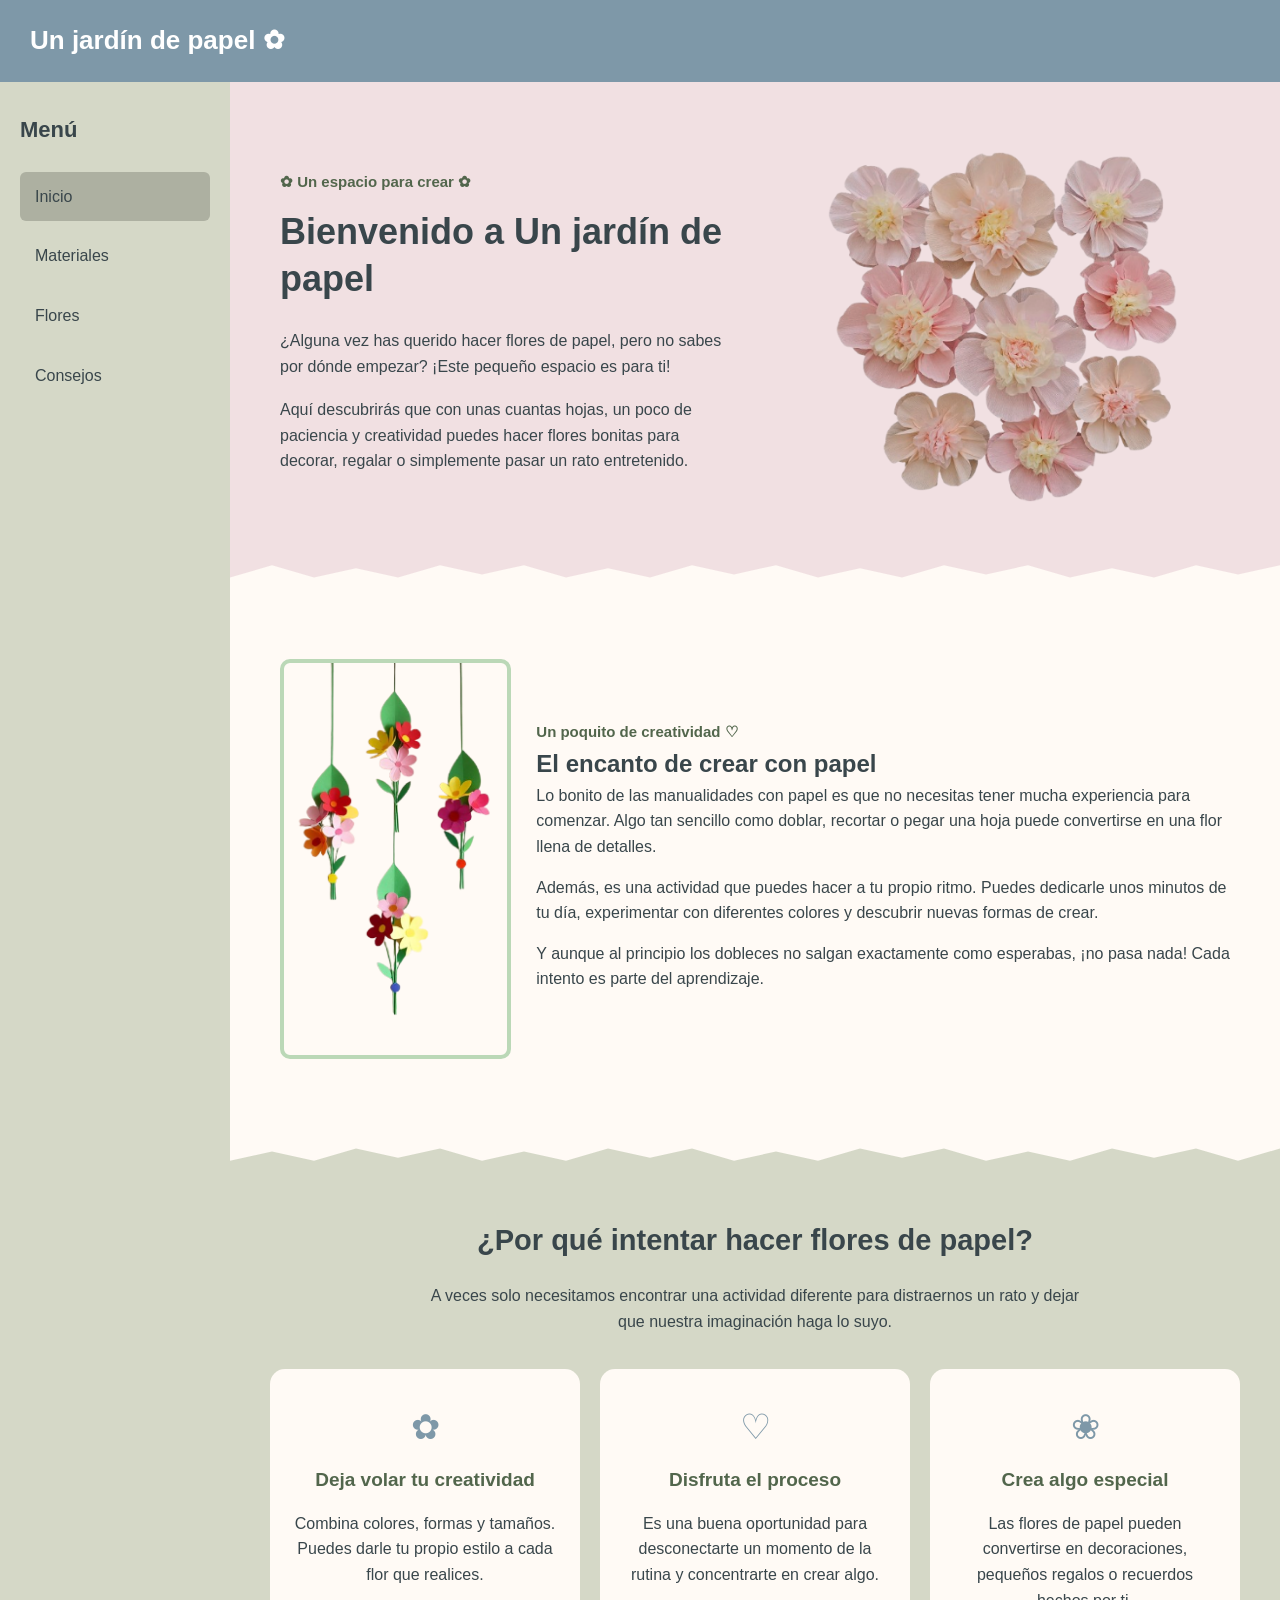
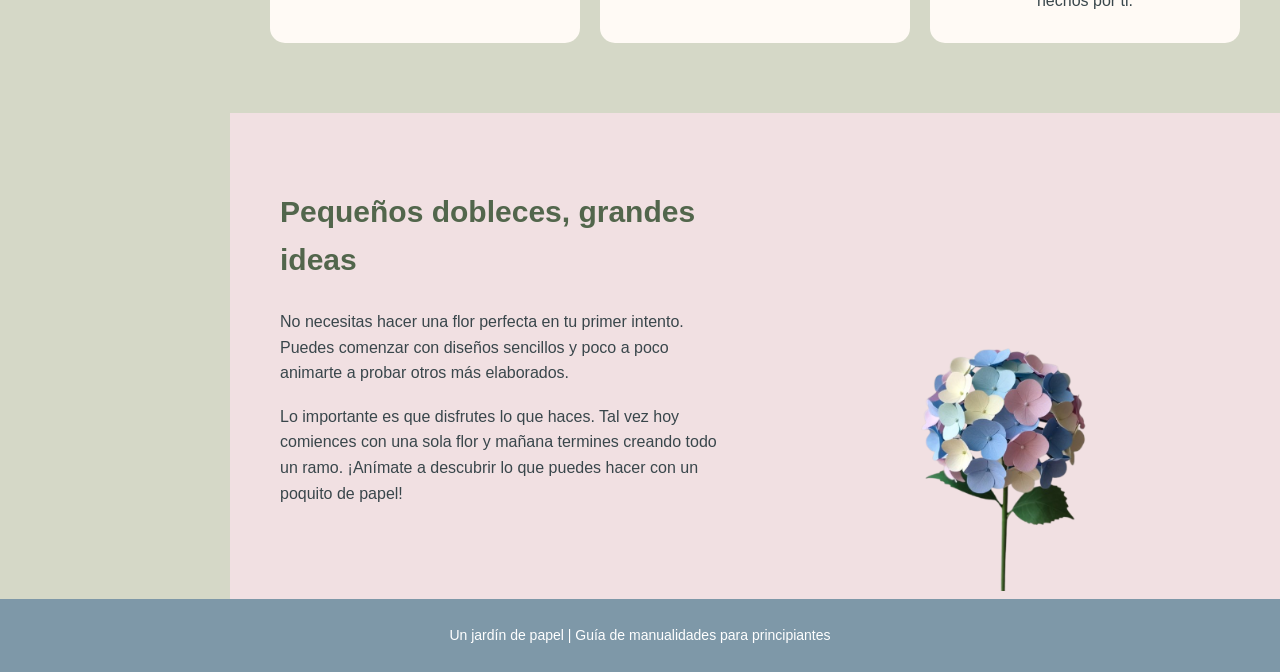
<file: index.html>
<!DOCTYPE html>
<html lang="es">
<head>
    <meta charset="UTF-8">
    <meta name="viewport" content="width=device-width, initial-scale=1.0">
    <title>Un jardín de papel</title>
    <link rel="stylesheet" href="style.css">
</head>
<body>

    <!-- Encabezado -->
    <header>
        <h1>Un jardín de papel ✿</h1>

        <button id="btn-menu" aria-label="Abrir menú" aria-expanded="false">
            ☰
        </button>
    </header>

    <div class="contenedor">

        <!-- Menú lateral -->
        <aside id="sidebar">
            <h2>Menú</h2>

            
                <nav>
                    <a href="index.html" class="seleccionado">Inicio</a>
                    <a href="materiales.html">Materiales</a>
                    <a href="flores.html">Flores</a>
                    <a href="consejos.html">Consejos</a>
                </nav>

        </aside>

        <!-- Contenido principal -->
       
<main>

    <!-- Bienvenida -->
    <section class="inicio-nuevo">
        <div class="texto-inicio">
            <span class="detalle">✿ Un espacio para crear ✿</span>

            <h2>Bienvenido a Un jardín de papel</h2>

            <p>
                ¿Alguna vez has querido hacer flores de papel,
                pero no sabes por dónde empezar?
                ¡Este pequeño espacio es para ti!
            </p>

            <p>
                Aquí descubrirás que con unas cuantas hojas,
                un poco de paciencia y creatividad puedes
                hacer flores bonitas para decorar, regalar
                o simplemente pasar un rato entretenido.
            </p>
        </div>

        <div class="imagen-inicio">
            <img src="img/inicio-flores.jpg"
                 alt="Arreglo de flores hechas con papel">
        </div>
    </section>

    <!-- Introducción -->
    <section class="arte-papel">

        <div class="imagen-arte">
            <img src="img/manualidad-papel.jpg"
                 alt="Manualidades realizadas con papel">
        </div>

        <div class="texto-arte">
            <span class="detalle">Un poquito de creatividad ♡</span>

            <h2>El encanto de crear con papel</h2>

            <p>
                Lo bonito de las manualidades con papel es que
                no necesitas tener mucha experiencia para
                comenzar. Algo tan sencillo como doblar,
                recortar o pegar una hoja puede convertirse
                en una flor llena de detalles.
            </p>

            <p>
                Además, es una actividad que puedes hacer
                a tu propio ritmo. Puedes dedicarle unos
                minutos de tu día, experimentar con diferentes
                colores y descubrir nuevas formas de crear.
            </p>

            <p>
                Y aunque al principio los dobleces no salgan
                exactamente como esperabas, ¡no pasa nada!
                Cada intento es parte del aprendizaje.
            </p>
        </div>

    </section>

    <!-- Motivos -->
    <section class="motivos">
        <h2>¿Por qué intentar hacer flores de papel?</h2>

        <p class="introduccion-motivos">
            A veces solo necesitamos encontrar una actividad
            diferente para distraernos un rato y dejar
            que nuestra imaginación haga lo suyo.
        </p>

        <div class="contenedor-motivos">

            <article class="motivo">
                <span>✿</span>
                <h3>Deja volar tu creatividad</h3>
                <p>
                    Combina colores, formas y tamaños.
                    Puedes darle tu propio estilo
                    a cada flor que realices.
                </p>
            </article>

            <article class="motivo">
                <span>♡</span>
                <h3>Disfruta el proceso</h3>
                <p>
                    Es una buena oportunidad para
                    desconectarte un momento de la rutina
                    y concentrarte en crear algo.
                </p>
            </article>

            <article class="motivo">
                <span>❀</span>
                <h3>Crea algo especial</h3>
                <p>
                    Las flores de papel pueden convertirse
                    en decoraciones, pequeños regalos
                    o recuerdos hechos por ti.
                </p>
            </article>

        </div>
    </section>

    <!-- Mensaje final -->
    <section class="cierre-inicio">
        <div class="texto-cierre">
            <h2>Pequeños dobleces, grandes ideas</h2>

            <p>
                No necesitas hacer una flor perfecta en tu
                primer intento. Puedes comenzar con diseños
                sencillos y poco a poco animarte a probar
                otros más elaborados.
            </p>

            <p>
                Lo importante es que disfrutes lo que haces.
                Tal vez hoy comiences con una sola flor
                y mañana termines creando todo un ramo.
                ¡Anímate a descubrir lo que puedes hacer
                con un poquito de papel!
            </p>
        </div>

        <div class="imagen-cierre">
            <img src="img/ramo-papel.jpg"
                 alt="Ramo decorativo de flores de papel">
        </div>
    </section>

</main>


    </div>

    <!-- Pie de página -->
    <footer>
        <p>Un jardín de papel | Guía de manualidades para principiantes</p>
    </footer>

    <script src="script.js"></script>
</body>
</html>
</file>
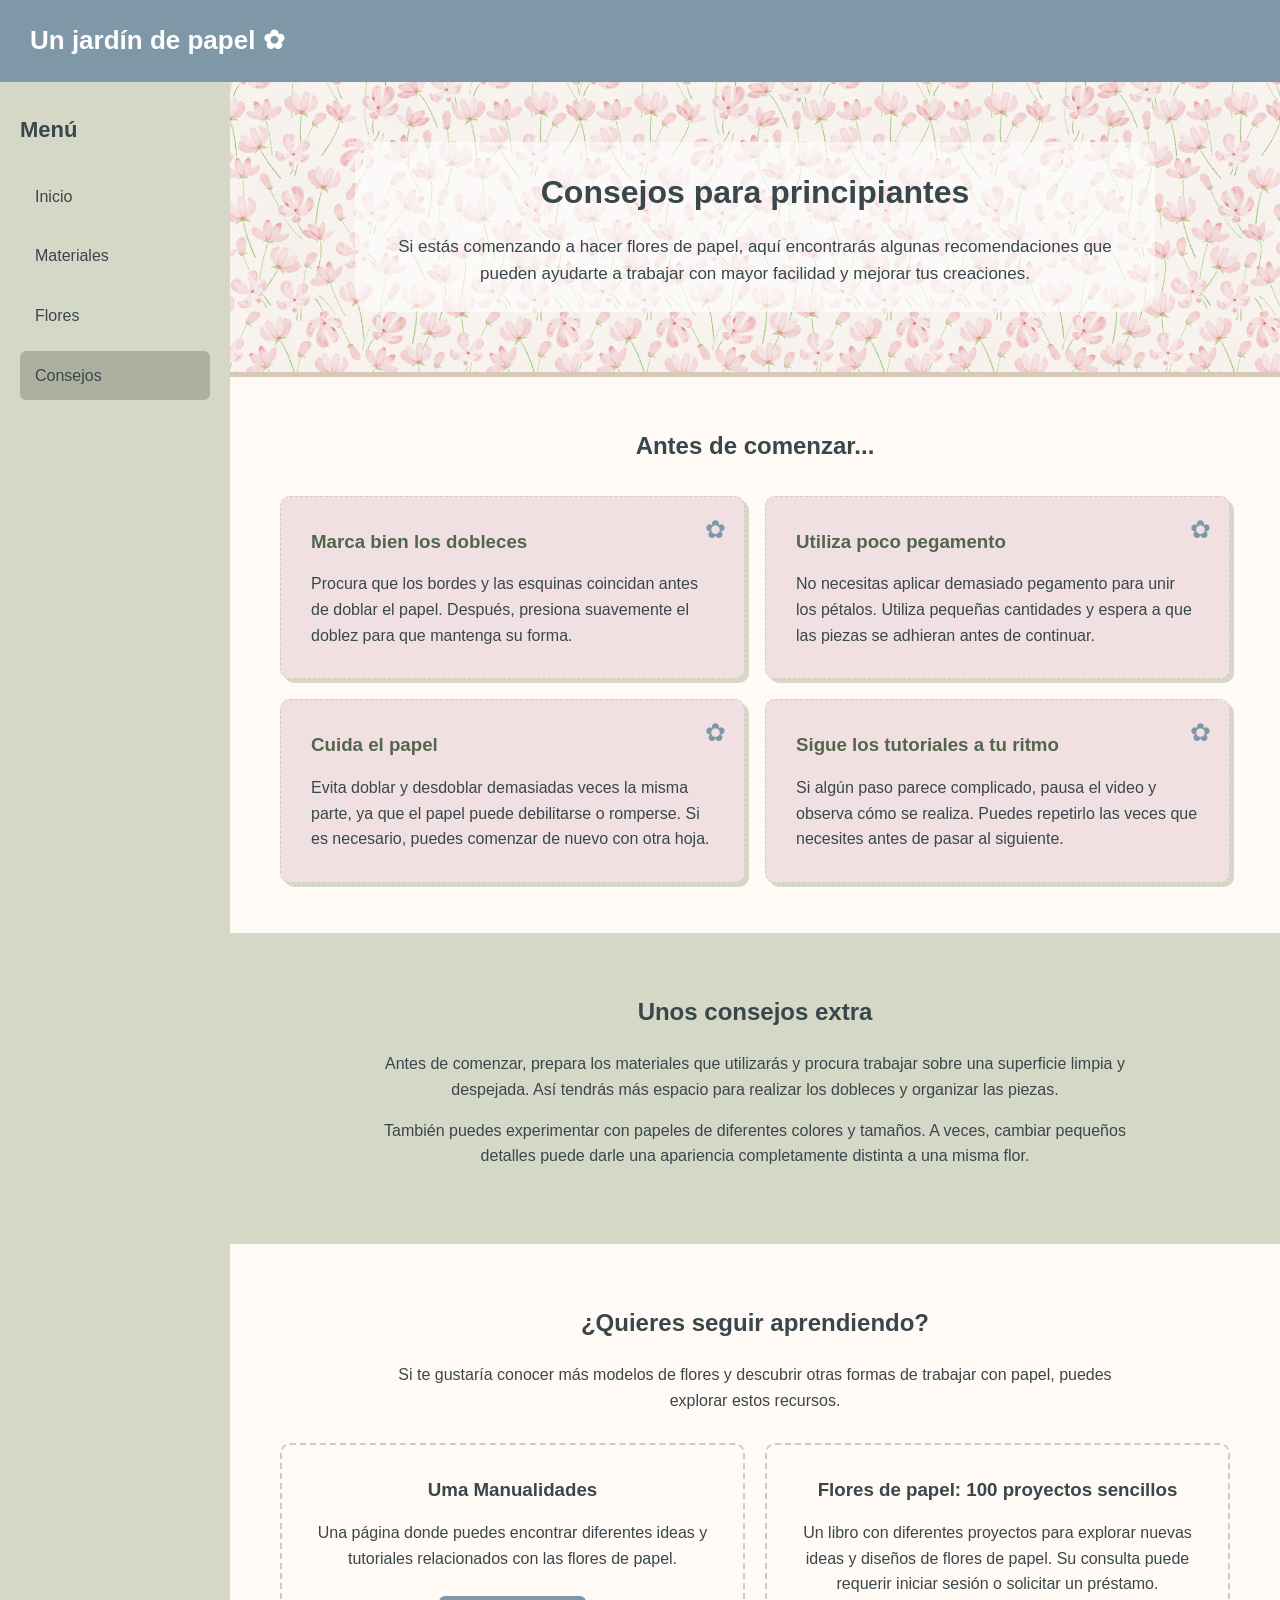
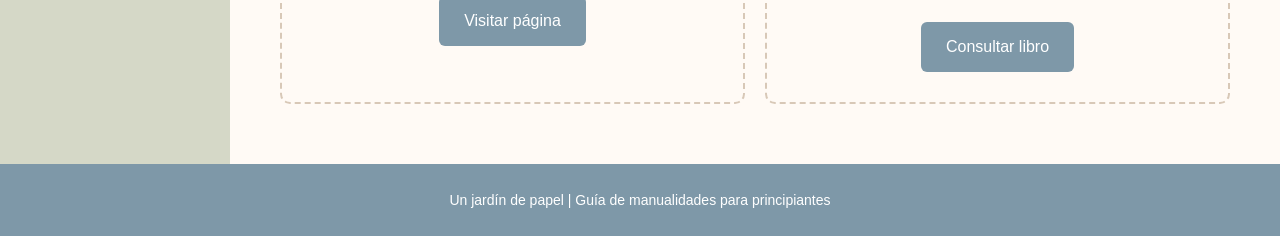
<file: consejos.html>
<!DOCTYPE html>
<html lang="es">
<head>
    <meta charset="UTF-8">
    <meta name="viewport" content="width=device-width, initial-scale=1.0">
    <title>Consejos | Un jardín de papel</title>
    <link rel="stylesheet" href="style.css">
</head>
<body>

    <!-- Encabezado -->
    <header>
        <h1>Un jardín de papel ✿</h1>

        <button id="btn-menu" aria-label="Abrir menú" aria-expanded="false">
            ☰
        </button>
    </header>

    <div class="contenedor">

        <!-- Menú lateral -->
        <aside id="sidebar">
            <h2>Menú</h2>

            <nav>
                <a href="index.html">Inicio</a>
                <a href="materiales.html">Materiales</a>
                <a href="flores.html">Flores</a>
                <a href="consejos.html" class="seleccionado">Consejos</a>
            </nav>
        </aside>

        <!-- Contenido principal -->
        <main>

            <section class="titulo-pagina">
                <h2>Consejos para principiantes</h2>
                <p>
                    Si estás comenzando a hacer flores de papel,
                    aquí encontrarás algunas recomendaciones
                    que pueden ayudarte a trabajar con mayor
                    facilidad y mejorar tus creaciones.
                </p>
            </section>

            <!-- Consejos básicos -->
            <section class="seccion-consejos">

                <h2>Antes de comenzar...</h2>

                <div class="contenedor-consejos">

                    <article class="tarjeta-consejo">
                        <h3>Marca bien los dobleces</h3>
                        <p>
                            Procura que los bordes y las esquinas
                            coincidan antes de doblar el papel.
                            Después, presiona suavemente el doblez
                            para que mantenga su forma.
                        </p>
                    </article>

                    <article class="tarjeta-consejo">
                        <h3>Utiliza poco pegamento</h3>
                        <p>
                            No necesitas aplicar demasiado pegamento
                            para unir los pétalos. Utiliza pequeñas
                            cantidades y espera a que las piezas
                            se adhieran antes de continuar.
                        </p>
                    </article>

                    <article class="tarjeta-consejo">
                        <h3>Cuida el papel</h3>
                        <p>
                            Evita doblar y desdoblar demasiadas veces
                            la misma parte, ya que el papel puede
                            debilitarse o romperse. Si es necesario,
                            puedes comenzar de nuevo con otra hoja.
                        </p>
                    </article>

                    <article class="tarjeta-consejo">
                        <h3>Sigue los tutoriales a tu ritmo</h3>
                        <p>
                            Si algún paso parece complicado,
                            pausa el video y observa cómo se realiza.
                            Puedes repetirlo las veces que necesites
                            antes de pasar al siguiente.
                        </p>
                    </article>

                </div>
            </section>

            <!-- Recomendaciones -->
            <section class="progreso">
                <h2>Unos consejos extra</h2>

                <p>
                    Antes de comenzar, prepara los materiales
                    que utilizarás y procura trabajar sobre
                    una superficie limpia y despejada.
                    Así tendrás más espacio para realizar
                    los dobleces y organizar las piezas.
                </p>

                <p>
                    También puedes experimentar con papeles
                    de diferentes colores y tamaños.
                    A veces, cambiar pequeños detalles
                    puede darle una apariencia completamente
                    distinta a una misma flor.
                </p>
            </section>

            <!-- Recursos adicionales -->
            <section class="recursos">

                <h2>¿Quieres seguir aprendiendo?</h2>

                <p>
                    Si te gustaría conocer más modelos de flores
                    y descubrir otras formas de trabajar con papel,
                    puedes explorar estos recursos.
                </p>

                <div class="contenedor-recursos">

                    <article class="tarjeta-recurso">
                        <h3>Uma Manualidades</h3>

                        <p>
                            Una página donde puedes encontrar
                            diferentes ideas y tutoriales
                            relacionados con las flores de papel.
                        </p>

                        <a href="https://umamanualidades.com/flores-papel/"
                           target="_blank"
                           rel="noopener noreferrer"
                           class="boton">
                            Visitar página
                        </a>
                    </article>

                    <article class="tarjeta-recurso">
                        <h3>Flores de papel: 100 proyectos sencillos</h3>

                        <p>
                            Un libro con diferentes proyectos
                            para explorar nuevas ideas y diseños
                            de flores de papel.
                            Su consulta puede requerir iniciar
                            sesión o solicitar un préstamo.
                        </p>

                        <a href="https://archive.org/details/floresdepapel1000000elam/page/n195/mode/2up"
                           target="_blank"
                           rel="noopener noreferrer"
                           class="boton">
                            Consultar libro
                        </a>
                    </article>

                </div>
            </section>

        </main>
    </div>

    <!-- Pie de página -->
    <footer>
        <p>Un jardín de papel | Guía de manualidades para principiantes</p>
    </footer>

    <script src="script.js"></script>

</body>
</html>
</file>
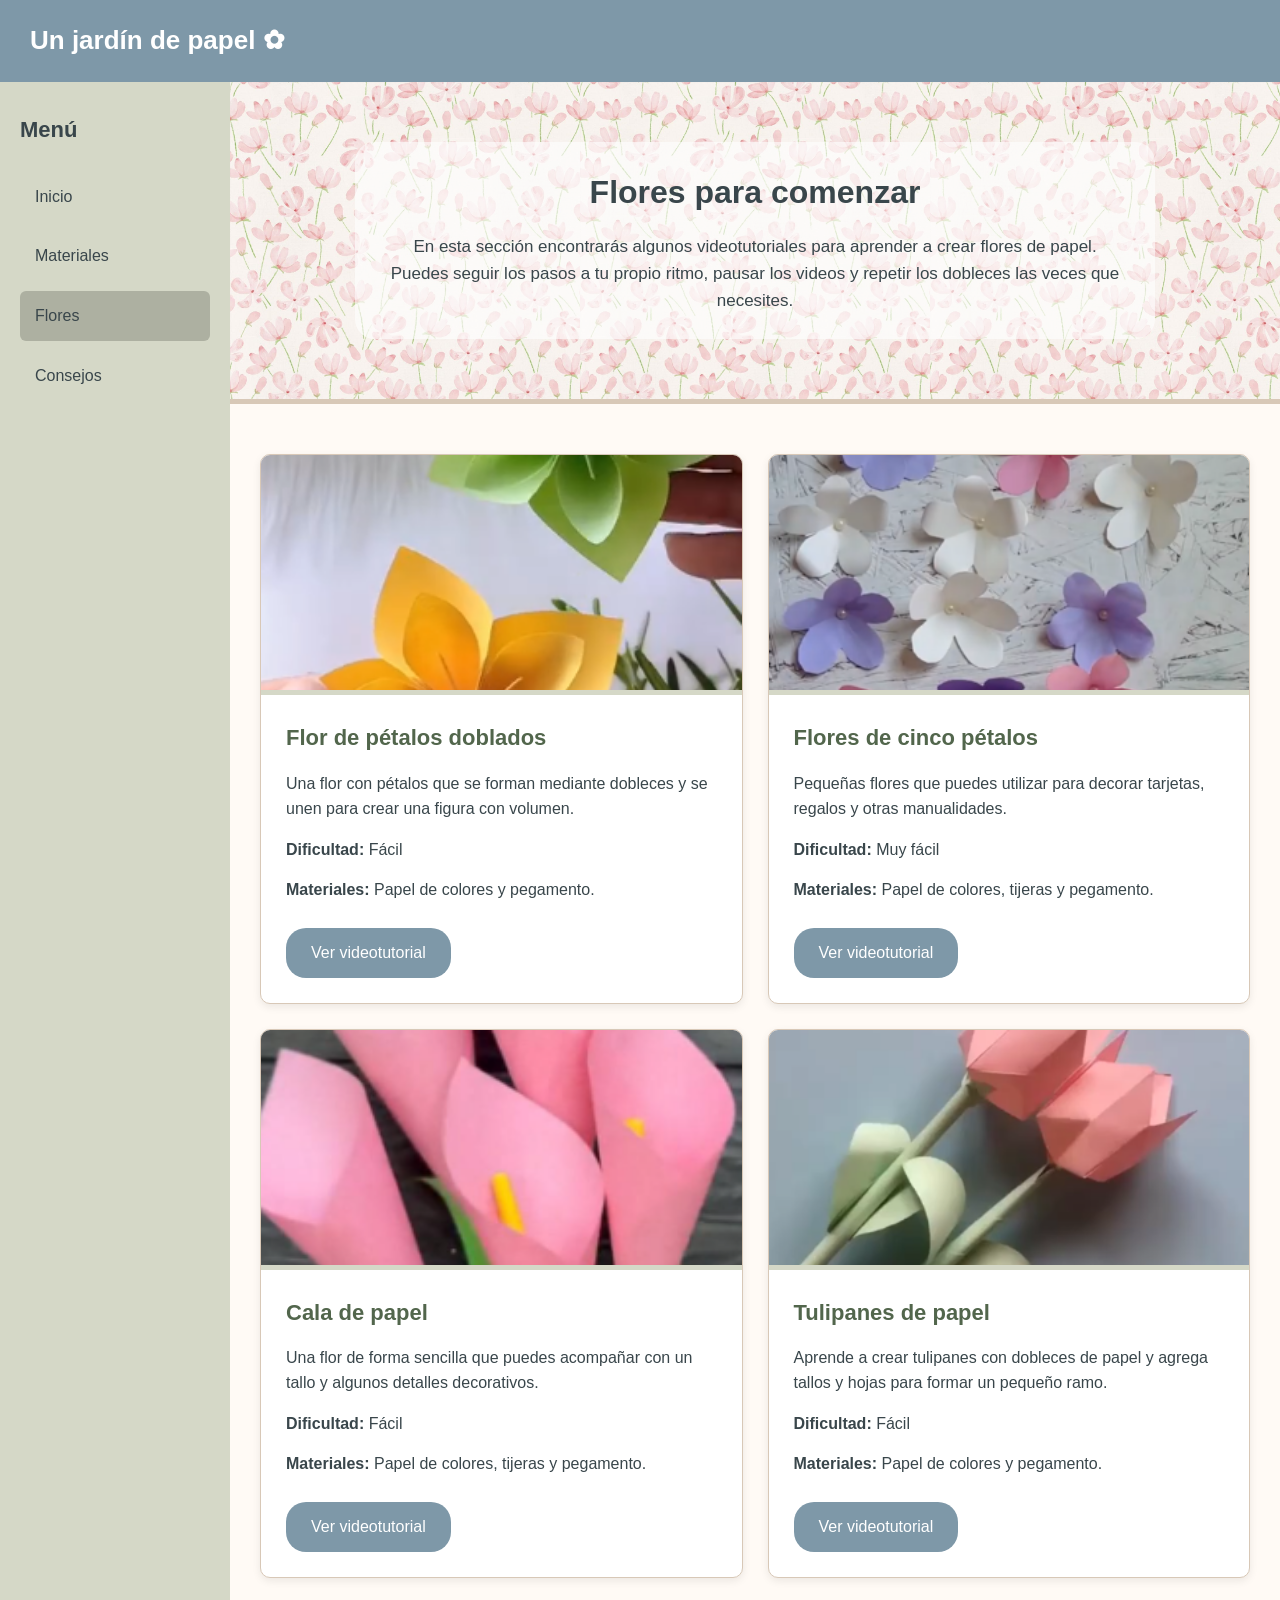
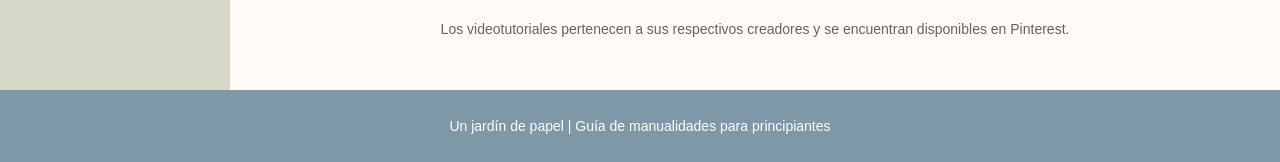
<file: flores.html>
<!DOCTYPE html>
<html lang="es">
<head>
    <meta charset="UTF-8">
    <meta name="viewport" content="width=device-width, initial-scale=1.0">
    <title>Flores | Un jardín de papel</title>
    <link rel="stylesheet" href="style.css">
</head>
<body>

    <!-- Encabezado -->
    <header>
        <h1>Un jardín de papel ✿</h1>

        <button id="btn-menu" aria-label="Abrir menú" aria-expanded="false">
            ☰
        </button>
    </header>

    <div class="contenedor">

        <!-- Menú lateral -->
        <aside id="sidebar">
            <h2>Menú</h2>

            <nav>
                <a href="index.html">Inicio</a>
                <a href="materiales.html">Materiales</a>
                <a href="flores.html" class="seleccionado">Flores</a>
                <a href="consejos.html">Consejos</a>
            </nav>
        </aside>

        <!-- Contenido principal -->
        <main>

            <section class="titulo-pagina">
                <h2>Flores para comenzar</h2>
                <p>
                    En esta sección encontrarás algunos videotutoriales
                    para aprender a crear flores de papel.
                    Puedes seguir los pasos a tu propio ritmo,
                    pausar los videos y repetir los dobleces
                    las veces que necesites.
                </p>
            </section>

            <!-- Tutoriales -->
            <section class="seccion-flores">

                <div class="contenedor-flores">

                    <!-- Flor 1 -->
                    <article class="tarjeta-flor">
                        <img src="img/flor-petalos.jpg"
                             alt="Flor de pétalos doblados">

                        <div class="contenido-flor">
                            <h3>Flor de pétalos doblados</h3>

                            <p>
                                Una flor con pétalos que se forman
                                mediante dobleces y se unen para
                                crear una figura con volumen.
                            </p>

                            <p><strong>Dificultad:</strong> Fácil</p>
                            <p><strong>Materiales:</strong> Papel de colores y pegamento.</p>

                            <a href="https://pin.it/3mU5VqI7e"
                               target="_blank"
                               rel="noopener noreferrer"
                               class="boton">
                                Ver videotutorial
                            </a>
                        </div>
                    </article>

                    <!-- Flor 2 -->
                    <article class="tarjeta-flor">
                        <img src="img/flor-cinco-petalos.jpg"
                             alt="Flores de cinco pétalos">

                        <div class="contenido-flor">
                            <h3>Flores de cinco pétalos</h3>

                            <p>
                                Pequeñas flores que puedes utilizar
                                para decorar tarjetas, regalos
                                y otras manualidades.
                            </p>

                            <p><strong>Dificultad:</strong> Muy fácil</p>
                            <p><strong>Materiales:</strong> Papel de colores, tijeras y pegamento.</p>

                            <a href="https://pin.it/xOtBV2DNr"
                               target="_blank"
                               rel="noopener noreferrer"
                               class="boton">
                                Ver videotutorial
                            </a>
                        </div>
                    </article>

                    <!-- Flor 3 -->
                    <article class="tarjeta-flor">
                        <img src="img/cala.jpg"
                             alt="Cala de papel">

                        <div class="contenido-flor">
                            <h3>Cala de papel</h3>

                            <p>
                                Una flor de forma sencilla que
                                puedes acompañar con un tallo
                                y algunos detalles decorativos.
                            </p>

                            <p><strong>Dificultad:</strong> Fácil</p>
                            <p><strong>Materiales:</strong> Papel de colores, tijeras y pegamento.</p>

                            <a href="https://pin.it/63FigC5tv"
                               target="_blank"
                               rel="noopener noreferrer"
                               class="boton">
                                Ver videotutorial
                            </a>
                        </div>
                    </article>

                    <!-- Flor 4 -->
                    <article class="tarjeta-flor">
                        <img src="img/tulipanes.jpg"
                             alt="Tulipanes de papel">

                        <div class="contenido-flor">
                            <h3>Tulipanes de papel</h3>

                            <p>
                                Aprende a crear tulipanes con
                                dobleces de papel y agrega tallos
                                y hojas para formar un pequeño ramo.
                            </p>

                            <p><strong>Dificultad:</strong> Fácil</p>
                            <p><strong>Materiales:</strong> Papel de colores y pegamento.</p>

                            <a href="https://pin.it/6IVl90060"
                               target="_blank"
                               rel="noopener noreferrer"
                               class="boton">
                                Ver videotutorial
                            </a>
                        </div>
                    </article>

                </div>

                <p class="nota-tutoriales">
                    Los videotutoriales pertenecen a sus respectivos
                    creadores y se encuentran disponibles en Pinterest.
                </p>

            </section>

        </main>
    </div>

    <!-- Pie de página -->
    <footer>
        <p>Un jardín de papel | Guía de manualidades para principiantes</p>
    </footer>

    <script src="script.js"></script>
</body>
</html>
</file>
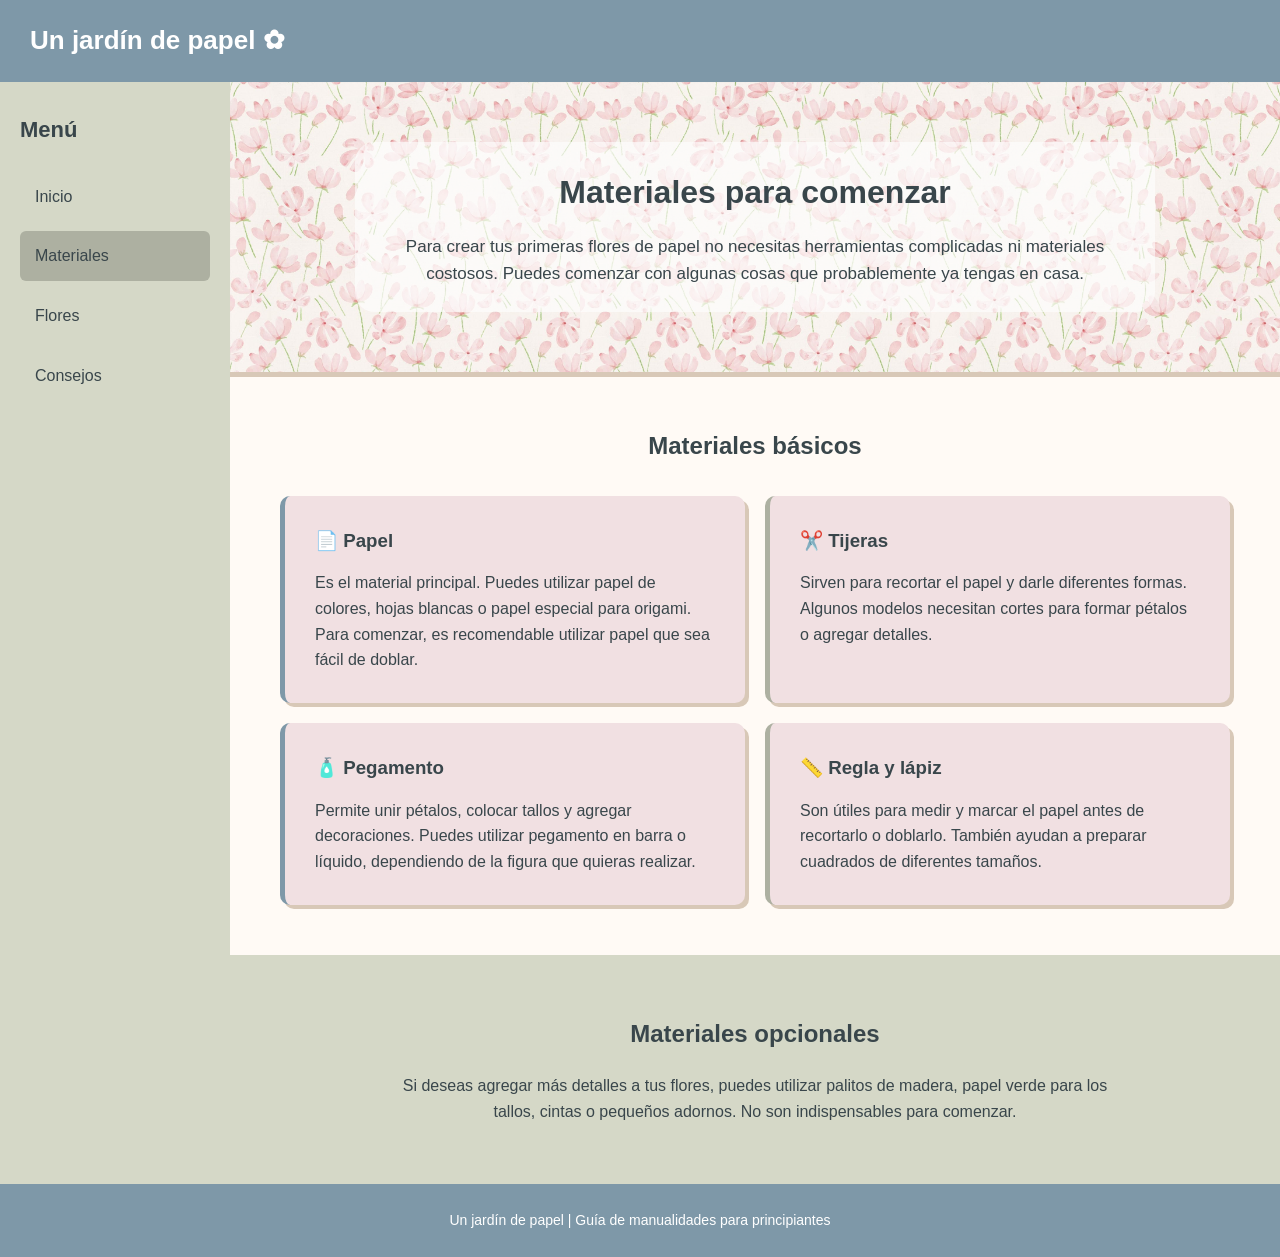
<file: materiales.html>
<!DOCTYPE html>
<html lang="es">
<head>
    <meta charset="UTF-8">
    <meta name="viewport" content="width=device-width, initial-scale=1.0">
    <title>Materiales | Un jardín de papel</title>
    <link rel="stylesheet" href="style.css">
</head>
<body>

    <!-- Encabezado -->
    <header>
        <h1>Un jardín de papel ✿</h1>

        <button id="btn-menu" aria-label="Abrir menú" aria-expanded="false">
            ☰
        </button>
    </header>

    <div class="contenedor">

        <!-- Menú lateral -->
        <aside id="sidebar">
            <h2>Menú</h2>

            <nav>
                <a href="index.html">Inicio</a>
                <a href="materiales.html" class="seleccionado">Materiales</a>
                <a href="flores.html">Flores</a>
                <a href="consejos.html">Consejos</a>
            </nav>
        </aside>

        <!-- Contenido principal -->
        <main>

            <section class="titulo-pagina">
                <h2>Materiales para comenzar</h2>
                <p>
                    Para crear tus primeras flores de papel no necesitas
                    herramientas complicadas ni materiales costosos.
                    Puedes comenzar con algunas cosas que probablemente
                    ya tengas en casa.
                </p>
            </section>

            <section class="seccion-materiales">

                <h2>Materiales básicos</h2>

                <div class="contenedor-materiales">

                    <article class="tarjeta-material">
                        <h3>📄 Papel</h3>
                        <p>
                            Es el material principal. Puedes utilizar
                            papel de colores, hojas blancas o papel
                            especial para origami. Para comenzar,
                            es recomendable utilizar papel que sea
                            fácil de doblar.
                        </p>
                    </article>

                    <article class="tarjeta-material">
                        <h3>✂️ Tijeras</h3>
                        <p>
                            Sirven para recortar el papel y darle
                            diferentes formas. Algunos modelos
                            necesitan cortes para formar pétalos
                            o agregar detalles.
                        </p>
                    </article>

                    <article class="tarjeta-material">
                        <h3>🧴 Pegamento</h3>
                        <p>
                            Permite unir pétalos, colocar tallos
                            y agregar decoraciones. Puedes utilizar
                            pegamento en barra o líquido, dependiendo
                            de la figura que quieras realizar.
                        </p>
                    </article>

                    <article class="tarjeta-material">
                        <h3>📏 Regla y lápiz</h3>
                        <p>
                            Son útiles para medir y marcar el papel
                            antes de recortarlo o doblarlo.
                            También ayudan a preparar cuadrados
                            de diferentes tamaños.
                        </p>
                    </article>

                </div>

            </section>

            <section class="materiales-extra">
                <h2>Materiales opcionales</h2>
                <p>
                    Si deseas agregar más detalles a tus flores,
                    puedes utilizar palitos de madera, papel verde
                    para los tallos, cintas o pequeños adornos.
                    No son indispensables para comenzar.
                </p>
            </section>

        </main>
    </div>

    <!-- Pie de página -->
    <footer>
        <p>Un jardín de papel | Guía de manualidades para principiantes</p>
    </footer>

    <script src="script.js"></script>
</body>
</html>
</file>
<file: style.css>
/* Estilos generales */
* {
    margin: 0;
    padding: 0;
    box-sizing: border-box;
}

body {
    font-family: Arial, sans-serif;
    background-color: #fffaf5;
    color: #39464b;
    line-height: 1.6;
}

/* Encabezado */
header {
    background-color: #7e98a8;
    padding: 20px 30px;
    display: flex;
    justify-content: space-between;
    align-items: center;
}

header h1 {
    font-size: 26px;
    color: white;
}

#btn-menu {
    display: none;
    background: none;
    border: none;
    color: white;
    font-size: 28px;
    cursor: pointer;
}

/* Distribución */
.contenedor {
    display: flex;
    min-height: 80vh;
}

/* Menú lateral */
#sidebar {
    width: 230px;
    flex-shrink: 0;
    background-color: #d5d8c7;
    padding: 30px 20px;
}

#sidebar h2 {
    font-size: 22px;
    margin-bottom: 25px;
    color: #39464b;
}

nav {
    display: flex;
    flex-direction: column;
    gap: 10px;
}

nav a {
    color: #39464b;
    text-decoration: none;
    padding: 12px 15px;
    border-radius: 6px;
}

nav a:hover {
    background-color: #d8c8b7;
}

nav a.seleccionado {
    background-color: #adb0a1;
}

/* Contenido principal */
main {
    flex: 1;
    min-width: 0;
    background-color: #fffaf5;
}

/* Bienvenida */
.inicio {
    text-align: center;
    background-color: #f1e0e2;
    padding: 100px 30px;
}

.inicio h2 {
    font-size: 36px;
    margin-bottom: 20px;
}

.inicio p {
    max-width: 650px;
    margin: 0 auto 30px;
}

.boton {
    display: inline-block;
    background-color: #7e98a8;
    color: white;
    padding: 12px 25px;
    border-radius: 6px;
    text-decoration: none;
}

.boton:hover {
    background-color: #647f90;
}

/* Introducción */
.informacion {
    text-align: center;
    padding: 80px 40px;
    background-color: #fffaf5;
}

.informacion h2 {
    margin-bottom: 25px;
    color: #52664c;
}

.informacion p {
    max-width: 750px;
    margin: 0 auto 20px;
}

/* Sección decorativa */
.decoracion {
    text-align: center;
    background-color: #d8c8b7;
    padding: 65px 30px;
}

.decoracion h2 {
    margin-bottom: 15px;
    color: #39464b;
}

.decoracion p {
    max-width: 650px;
    margin: auto;
}

/* Pie de página */
footer {
    text-align: center;
    background-color: #7e98a8;
    color: white;
    padding: 25px;
    font-size: 14px;
}

/* Página de flores */

/* Título e introducción */
.titulo-pagina {
    background-image: url("img/fondo-flores.jpg");
    background-size: 350px;
    background-repeat: repeat;

    text-align: center;
    padding: 60px 40px;

    border-bottom: 5px solid #d8c8b7;
}

.titulo-pagina h2 {
     background-color: #ffffff9b;

    max-width: 800px;
    margin: 0 auto;
    padding: 25px 30px 10px;

    font-size: 32px;
    color: #39464b;

    border-radius: 20px 20px 0 0;
}

.titulo-pagina p {
    background-color: #ffffff9b;

    max-width: 800px;
    margin: 0 auto;
    padding: 5px 35px 25px;

    font-size: 17px;
    color: #39464b;

    border-radius: 0 0 20px 20px;
}

/* Sección de tutoriales */
.seccion-flores {
    background-color: #fffaf5;
    padding: 50px 30px;
}

/* Distribución de tarjetas */
.contenedor-flores {
    display: grid;
    grid-template-columns: repeat(2, 1fr);
    gap: 25px;
    max-width: 1000px;
    margin: auto;
}

/* Tarjetas */
.tarjeta-flor {
    background-color: #ffffff;
    border: 1px solid #d8c8b7;
    border-radius: 10px;
    overflow: hidden;
    box-shadow: 0 3px 8px rgba(0, 0, 0, 0.08);
}

/* Imágenes */
.tarjeta-flor img {
    width: 100%;
    height: 240px;
    object-fit: cover;
    display: block;
    background-color: #d5d8c7;
}

/* Información de cada flor */
.contenido-flor {
    padding: 25px;
}

.contenido-flor h3 {
    color: #52664c;
    margin-bottom: 15px;
    font-size: 22px;
}

.contenido-flor p {
    margin-bottom: 15px;
}

.contenido-flor .boton {
    margin-top: 10px;
}

/* Nota de los tutoriales */
.nota-tutoriales {
    text-align: center;
    margin: 40px auto 0;
    max-width: 700px;
    font-size: 14px;
    color: #626262;
}

/* PÁGINA DE MATERIALES */

.seccion-materiales {
    padding: 50px 30px;
    background-color: #fffaf5;
    text-align: center;
}

.seccion-materiales h2 {
    margin-bottom: 30px;
}

.contenedor-materiales {
    display: grid;
    grid-template-columns: repeat(2, 1fr);
    gap: 20px;
    max-width: 950px;
    margin: auto;
}

.tarjeta-material {
    background-color: #f1e0e2;
    padding: 30px;
    border-radius: 10px;
    text-align: left;
}

.tarjeta-material h3 {
    margin-bottom: 15px;
    color: #39464b;
}

.materiales-extra {
    background-color: #d5d8c7;
    text-align: center;
    padding: 60px 30px;
}

.materiales-extra h2 {
    margin-bottom: 20px;
}

.materiales-extra p {
    max-width: 750px;
    margin: auto;
}


/* PÁGINA DE CONSEJOS */

.seccion-consejos {
    background-color: #fffaf5;
    padding: 50px 30px;
    text-align: center;
}

.seccion-consejos h2 {
    margin-bottom: 30px;
}

.contenedor-consejos {
    display: grid;
    grid-template-columns: repeat(2, 1fr);
    gap: 20px;
    max-width: 950px;
    margin: auto;
}

.tarjeta-consejo {
    background-color: #f1e0e2;
    padding: 30px;
    border-radius: 10px;
    text-align: left;
}

.tarjeta-consejo h3 {
    margin-bottom: 15px;
    color: #52664c;
}

.progreso {
    background-color: #d5d8c7;
    text-align: center;
    padding: 60px 30px;
}

.progreso h2 {
    margin-bottom: 20px;
}

.progreso p {
    max-width: 750px;
    margin: 0 auto 15px;
}

/* Recursos recomendados */
.recursos {
    background-color: #fffaf5;
    padding: 60px 30px;
    text-align: center;
}

.recursos h2 {
    margin-bottom: 20px;
}

.recursos > p {
    max-width: 750px;
    margin: 0 auto 30px;
}

.contenedor-recursos {
    display: grid;
    grid-template-columns: repeat(2, 1fr);
    gap: 20px;
    max-width: 950px;
    margin: auto;
}

.tarjeta-recurso {
    background-color: #f1e0e2;
    padding: 30px;
    border-radius: 10px;
}

.tarjeta-recurso h3 {
    margin-bottom: 15px;
}

.tarjeta-recurso p {
    margin-bottom: 25px;
}


/* NUEVA PÁGINA PRINCIPAL */

/* Bienvenida */
.inicio-nuevo {
    display: flex;
    align-items: center;
    gap: 40px;
    padding: 70px 50px;
    background-color: #f1e0e2;
}

.texto-inicio {
    flex: 1;
}

.detalle {
    color: #52664c;
    font-size: 15px;
    font-weight: bold;
}

.texto-inicio h2 {
    font-size: 36px;
    line-height: 1.3;
    margin: 15px 0 25px;
}

.texto-inicio p {
    margin-bottom: 18px;
}

.imagen-inicio {
    flex: 1;
}

.imagen-inicio img {
    width: 100%;
    height: 350px;
    object-fit: contain;
    border-radius: 20px;
    box-shadow: none;
    mix-blend-mode: multiply;
}

/* El arte de crear */
.arte-papel {
    display: flex;
    align-items: center;
    gap: 25px;
    background-color: #fffaf5;
    position: relative;
    margin-top: -20px;
    margin-bottom: -20px;
    padding: 100px 50px;

    clip-path: polygon(
        /* Borde superior */
        0% 3%, 4% 1%, 8% 3%, 12% 1.5%,
        16% 3%, 20% 1%, 24% 2.5%,
        28% 1%, 32% 3%, 36% 1.5%,
        40% 3%, 44% 1%, 48% 2.5%,
        52% 1%, 56% 3%, 60% 1.5%,
        64% 3%, 68% 1%, 72% 2.5%,
        76% 1%, 80% 3%, 84% 1.5%,
        88% 3%, 92% 1%, 96% 2.5%,
        100% 1%,

        /* Borde inferior */
        100% 97%, 96% 99%, 92% 97%,
        88% 98.5%, 84% 97%, 80% 99%,
        76% 97.5%, 72% 99%, 68% 97%,
        64% 98.5%, 60% 97%, 56% 99%,
        52% 97.5%, 48% 99%, 44% 97%,
        40% 98.5%, 36% 97%, 32% 99%,
        28% 97.5%, 24% 99%, 20% 97%,
        16% 98.5%, 12% 97%, 8% 99%,
        4% 97.5%, 0% 99%
    );
}

.imagen-arte {
    flex: 0 0 auto;
    min-width: 0;
    text-align: center;
}

.imagen-arte img {
    display: inline-block;
    width: auto;
    max-width: 100%;
    height: auto;
    max-height: 400px;
    object-fit: contain;
    border: 4px solid #bbd8b7;
    border-radius: 10px;
}

.texto-arte {
    flex: 1;
    min-width: 0;
}

.texto-arte p {
    margin-bottom: 15px;
}

/* Motivos */
.motivos {
    padding: 70px 40px;
    text-align: center;
    background-color: #d5d8c7;
}

.motivos h2 {
    font-size: 29px;
    margin-bottom: 20px;
}

.introduccion-motivos {
    max-width: 650px;
    margin: 0 auto 35px;
}

.contenedor-motivos {
    display: grid;
    grid-template-columns: repeat(3, 1fr);
    gap: 20px;
    max-width: 1050px;
    margin: auto;
}

.motivo {
    background-color: #fffaf5;
    padding: 30px 20px;
    border-radius: 15px;
}

.motivo span {
    display: block;
    font-size: 35px;
    color: #7e98a8;
    margin-bottom: 10px;
}

.motivo h3 {
    font-size: 19px;
    color: #52664c;
    margin-bottom: 15px;
}

/* Mensaje final */
.cierre-inicio {
    display: flex;
    align-items: center;
    gap: 45px;
    padding: 75px 50px;
    background-color: #f1e0e2;
}

.texto-cierre,
.imagen-cierre {
    flex: 1;
    min-width: 0;
}

.texto-cierre h2 {
    font-size: 30px;
    color: #52664c;
    margin-bottom: 25px;
}

.texto-cierre p {
    margin-bottom: 18px;
}

.imagen-cierre img {
    display: block;
    width: 100%;
    height: 320px;
    object-fit: contain;
    border: none;
    border-radius: 0;
    transform: translateY(75px);
}

/* ==================================================
   DISEÑO RESPONSIVO
   ================================================== */

/* Tabletas y pantallas medianas */
@media (max-width: 1100px) {
    .inicio-nuevo,
    .arte-papel,
    .cierre-inicio {
        gap: 25px;
        padding-left: 30px;
        padding-right: 30px;
    }

    .imagen-arte {
        flex: 0 1 45%;
    }

    .contenedor-motivos {
        grid-template-columns: repeat(2, minmax(0, 1fr));
    }
}

/* Tabletas pequeñas y celulares */
@media (max-width: 900px) {
    header h1 {
        font-size: 22px;
    }

    #btn-menu {
        display: block;
    }

    .contenedor {
        display: block;
    }

    #sidebar {
        display: none;
        width: 100%;
        padding: 20px;
    }

    #sidebar.activo {
        display: block;
    }

    .inicio-nuevo,
    .arte-papel,
    .cierre-inicio {
        flex-direction: column;
        padding: 50px 25px;
        gap: 30px;
    }

    .texto-inicio,
    .imagen-inicio,
    .imagen-arte,
    .texto-arte,
    .texto-cierre,
    .imagen-cierre {
        width: 100%;
    }

    .imagen-arte {
        flex: none;
    }

    .texto-inicio h2 {
        font-size: 29px;
    }

    .imagen-inicio img,
    .imagen-cierre img {
        height: 280px;
    }

    .imagen-arte img {
        width: auto;
        max-width: 100%;
        height: auto;
        max-height: 280px;
    }

    .imagen-cierre img {
        transform: none;
    }

    .arte-papel {
        padding: 65px 25px;
    }

    .motivos {
        padding: 50px 25px;
    }
}

/* Celulares */
@media (max-width: 768px) {

    .titulo-pagina {
        padding: 40px 20px;
        background-size: 250px;
    }

    .titulo-pagina h2 {
        font-size: 25px;
        padding: 20px 20px 10px;
    }

    .titulo-pagina p {
        font-size: 15px;
        padding: 5px 20px 20px;
    }

    .seccion-flores,
    .seccion-materiales,
    .seccion-consejos,
    .recursos {
        padding: 40px 20px;
    }

    .contenedor-flores,
    .contenedor-materiales,
    .contenedor-consejos,
    .contenedor-recursos,
    .contenedor-motivos {
        grid-template-columns: 1fr;
    }

    .tarjeta-flor img {
        height: 220px;
    }

    .materiales-extra,
    .progreso {
        padding: 45px 20px;
    }
}

/* Celulares pequeños */
@media (max-width: 480px) {
    header {
        padding: 15px 18px;
    }

    header h1 {
        font-size: 19px;
    }

    .inicio-nuevo,
    .cierre-inicio {
        padding: 40px 20px;
    }

    .arte-papel {
        padding: 60px 20px;
    }

    .texto-inicio h2,
    .texto-cierre h2 {
        font-size: 26px;
    }

    .imagen-inicio img,
    .imagen-cierre img {
        height: 240px;
    }

    .tarjeta-material,
    .tarjeta-consejo,
    .tarjeta-recurso {
        padding: 22px;
    }

    .contenido-flor {
        padding: 20px;
    }
}


/* DETALLES DECORATIVOS */

/* MATERIALES */

.tarjeta-material {
    border-left: 5px solid #7e98a8;
    box-shadow: 4px 4px 0 #d8c8b7;
    transition: transform 0.2s;
}

.tarjeta-material:nth-child(even) {
    border-left-color: #adb0a1;
}

.tarjeta-material:hover {
    transform: translateY(-4px);
}


/* FLORES */

.tarjeta-flor {
    transition: transform 0.2s, box-shadow 0.2s;
}

.tarjeta-flor:hover {
    transform: translateY(-5px);
    box-shadow: 0 8px 15px rgba(0, 0, 0, 0.1);
}

.tarjeta-flor img {
    border-bottom: 5px solid #d5d8c7;
}

.contenido-flor .boton {
    border-radius: 20px;
}


/* CONSEJOS */

.tarjeta-consejo {
    position: relative;
    border: 1px dashed #d8c8b7;
    box-shadow: 4px 4px 0 #d5d8c7;
}

.tarjeta-consejo::before {
    content: "✿";
    position: absolute;
    top: 12px;
    right: 18px;
    font-size: 25px;
    color: #7e98a8;
}

.tarjeta-recurso {
    border: 2px dashed #d8c8b7;
    background-color: #fffaf5;
}


/* AJUSTES PARA CELULARES */

@media (max-width: 768px) {

    .tarjeta-material:hover,
    .tarjeta-flor:hover {
        transform: none;
    }

}
</file>
